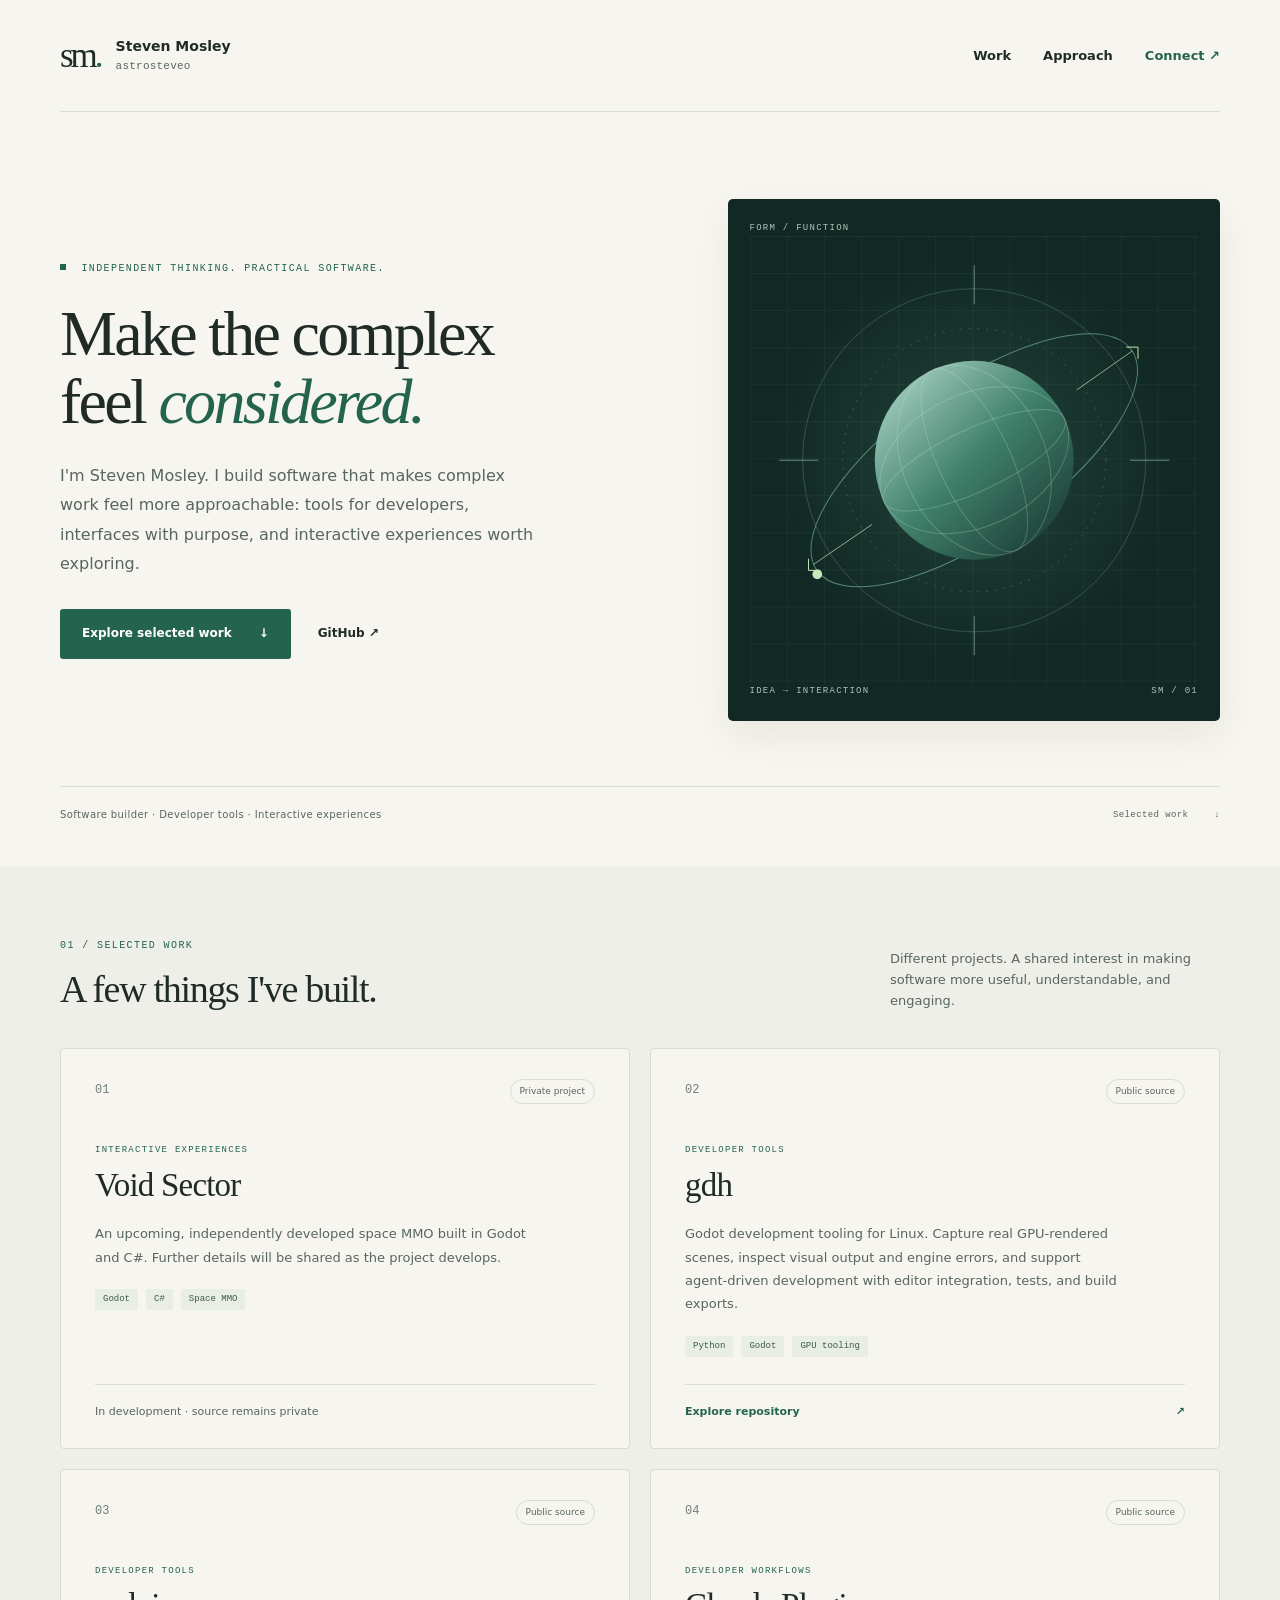
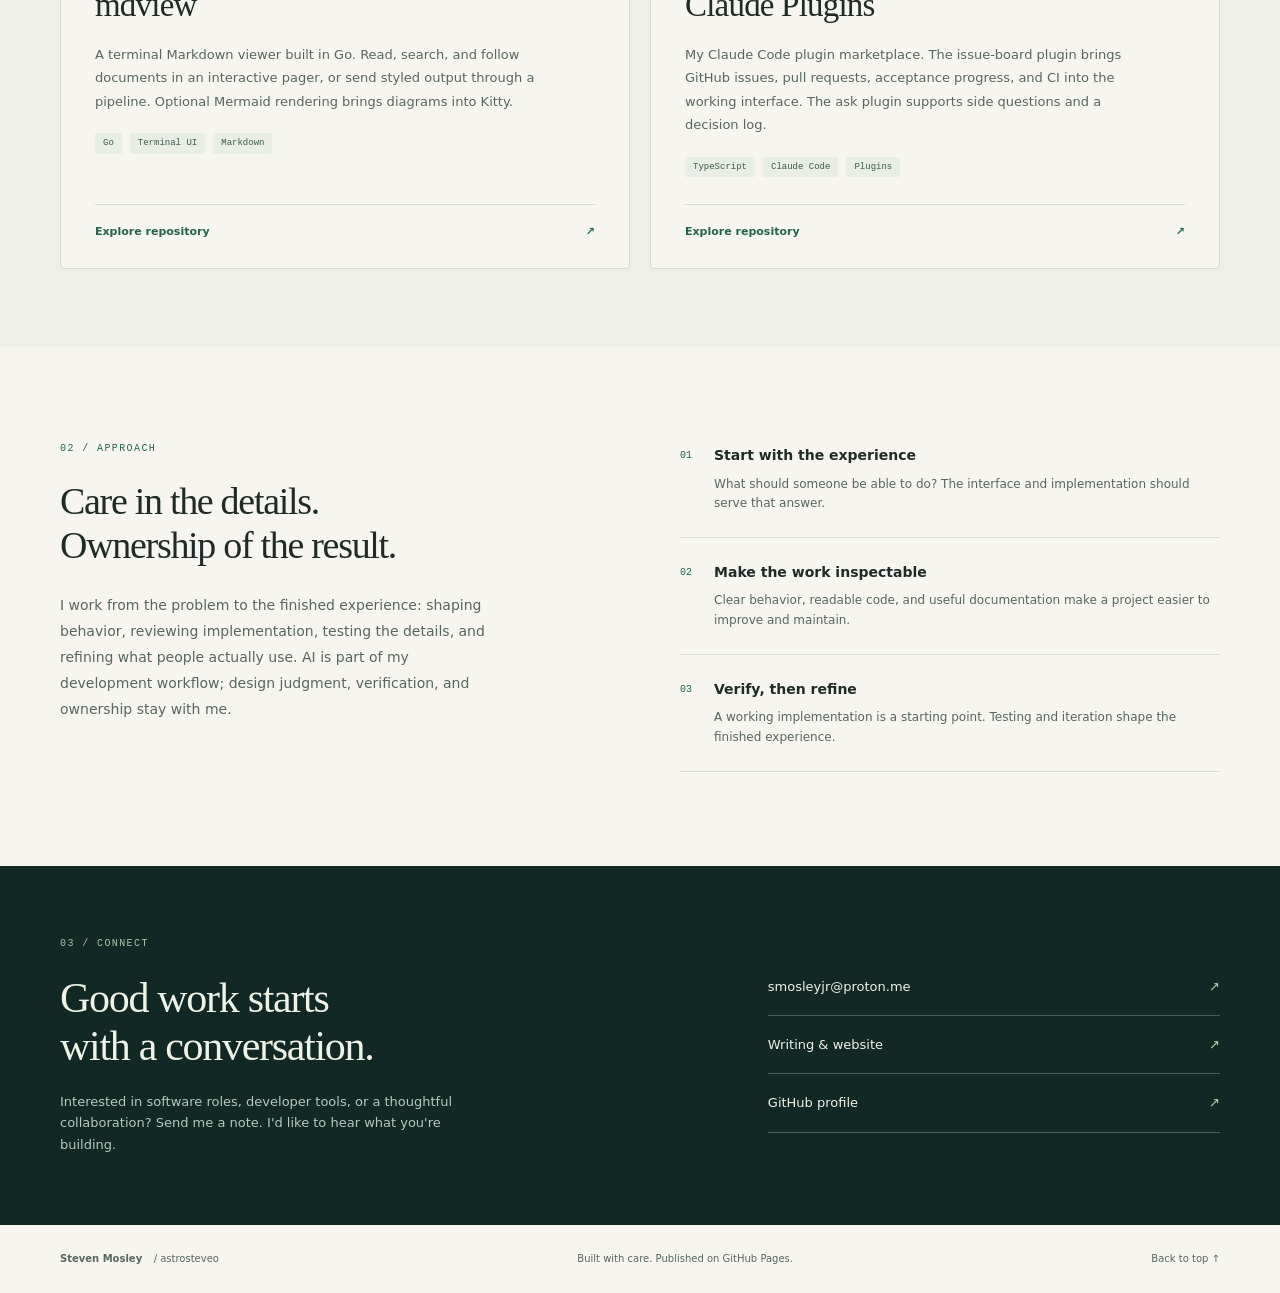
<file: site/index.html>
<!doctype html>
<html lang="en">
  <head>
    <meta charset="utf-8" />
    <meta name="viewport" content="width=device-width, initial-scale=1" />
    <meta name="theme-color" content="#112824" />
    <title>Steven Mosley — Software Builder</title>
    <meta
      name="description"
      content="Steven Mosley's selected work: developer tools, interactive experiences, and practical workflows. Featuring Void Sector, gdh, mdview, and Claude Plugins."
    />
    <link rel="canonical" href="https://astrosteveo.github.io/astrosteveo/" />
    <meta property="og:type" content="website" />
    <meta property="og:title" content="Steven Mosley — Software Builder" />
    <meta
      property="og:description"
      content="Tools that make work clearer. Experiences that reward curiosity. Explore selected projects and the thinking behind them."
    />
    <meta property="og:url" content="https://astrosteveo.github.io/astrosteveo/" />
    <meta
      property="og:image"
      content="https://astrosteveo.github.io/astrosteveo/social.png"
    />
    <meta property="og:image:width" content="1200" />
    <meta property="og:image:height" content="630" />
    <meta
      property="og:image:alt"
      content="Steven Mosley — Software builder. Developer tools and interactive experiences."
    />
    <meta name="twitter:card" content="summary_large_image" />
    <link rel="icon" href="favicon.svg" type="image/svg+xml" />
    <link rel="stylesheet" href="style.css" />
  </head>
  <body>
    <a class="skip-link" href="#main">Skip to content</a>
    <header class="site-header wrap">
      <a class="identity" href="#top" aria-label="Steven Mosley, back to top"
        ><span class="monogram" aria-hidden="true">sm<span>.</span></span
        ><span
          >Steven Mosley<span class="identity-sub">astrosteveo</span></span
        ></a
      >
      <nav aria-label="Main navigation">
        <a href="#work">Work</a><a href="#approach">Approach</a
        ><a href="#connect">Connect <span aria-hidden="true">↗</span></a>
      </nav>
    </header>
    <main id="main">
      <section class="hero wrap" id="top" aria-labelledby="hero-title">
        <div class="hero-copy">
          <p class="eyebrow">
            <span class="tiny-mark" aria-hidden="true"></span> Independent
            thinking. Practical software.
          </p>
          <h1 id="hero-title">
            Make the complex<br />feel <em>considered.</em>
          </h1>
          <p class="hero-intro">I'm Steven Mosley. I build software that makes complex work feel more approachable: tools for developers, interfaces with purpose, and interactive experiences worth exploring.</p>
          <div class="hero-actions">
            <a class="button" href="#work"
              >Explore selected work <span aria-hidden="true">↓</span></a
            ><a class="text-link" href="https://github.com/astrosteveo"
              >GitHub <span aria-hidden="true">↗</span></a
            >
          </div>
        </div>
        <div class="hero-art" aria-hidden="true">
          <div class="art-label">FORM / FUNCTION</div>
          <svg viewBox="0 0 460 460" xmlns="http://www.w3.org/2000/svg">
            <defs>
              <linearGradient id="sphere" x1="0" y1="0" x2="1" y2="1">
                <stop stop-color="#b8ded0" />
                <stop offset=".5" stop-color="#3f806a" />
                <stop offset="1" stop-color="#152f2b" />
              </linearGradient>
              <pattern
                id="grid"
                width="38"
                height="38"
                patternUnits="userSpaceOnUse"
              >
                <path
                  d="M 38 0 L 0 0 0 38"
                  fill="none"
                  stroke="#90b9a6"
                  stroke-opacity=".13"
                  stroke-width="1"
                />
              </pattern>
              <radialGradient id="glow">
                <stop stop-color="#74c7a4" stop-opacity=".17" />
                <stop offset="1" stop-color="#74c7a4" stop-opacity="0" />
              </radialGradient>
            </defs>
            <rect width="460" height="460" fill="url(#grid)" />
            <circle cx="230" cy="230" r="210" fill="url(#glow)" />
            <g fill="none" stroke="#a5cebc" stroke-width="1">
              <circle cx="230" cy="230" r="176" stroke-opacity=".24" />
              <circle
                cx="230"
                cy="230"
                r="135"
                stroke-opacity=".25"
                stroke-dasharray="2 7"
              />
              <path
                d="M230 30V70M230 390V430M30 230H70M390 230H430"
                stroke-opacity=".6"
              />
            </g>
            <g class="orbital">
              <ellipse
                cx="230"
                cy="230"
                rx="197"
                ry="78"
                transform="rotate(-35 230 230)"
                fill="none"
                stroke="#76b89c"
                stroke-opacity=".65"
              />
              <circle cx="69" cy="347" r="5" fill="#c6e7b8" />
            </g>
            <circle cx="230" cy="230" r="102" fill="url(#sphere)" />
            <g fill="none" stroke="#d0ead9" stroke-opacity=".25">
              <ellipse
                cx="230"
                cy="230"
                rx="37"
                ry="102"
                transform="rotate(-25 230 230)"
              />
              <ellipse
                cx="230"
                cy="230"
                rx="73"
                ry="102"
                transform="rotate(-25 230 230)"
              />
              <ellipse
                cx="230"
                cy="230"
                rx="102"
                ry="32"
                transform="rotate(-25 230 230)"
              />
              <ellipse
                cx="230"
                cy="230"
                rx="102"
                ry="68"
                transform="rotate(-25 230 230)"
              />
            </g>
            <path
              d="M392 118L335 158M65 337L125 296"
              fill="none"
              stroke="#c6e7b8"
              stroke-opacity=".7"
            />
            <path
              d="M386 114H398V126M60 331V343H72"
              fill="none"
              stroke="#c6e7b8"
            />
          </svg>
          <div class="art-footer">
            <span>IDEA → INTERACTION</span><span>SM / 01</span>
          </div>
        </div>
        <div class="hero-baseline">
          <span>Software builder · Developer tools · Interactive experiences</span
          ><span class="baseline-right"
            >Selected work <span aria-hidden="true">↓</span></span
          >
        </div>
      </section>
      <section class="work-section" id="work" aria-labelledby="work-title">
        <div class="wrap">
          <div class="section-heading">
            <div>
              <p class="eyebrow">01 / Selected work</p>
              <h2 id="work-title">A few things I've built.</h2>
            </div>
            <p>
              Different projects. A shared interest in making software more
              useful, understandable, and engaging.
            </p>
          </div>
          <div class="projects"><article class="project" id="void-sector">
      <div class="project-top"><span class="project-number">01</span><span class="project-status">Private project</span></div>
      <p class="eyebrow">Interactive experiences</p>
      <h3>Void Sector</h3>
      <p class="project-description">An upcoming, independently developed space MMO built in Godot and C#. Further details will be shared as the project develops.</p>
      <ul class="tags" aria-label="Technologies and focus"><li>Godot</li><li>C#</li><li>Space MMO</li></ul>
      <span class="private-note">In development · source remains private</span>
    </article>
<article class="project" id="gdh">
      <div class="project-top"><span class="project-number">02</span><span class="project-status">Public source</span></div>
      <p class="eyebrow">Developer tools</p>
      <h3>gdh</h3>
      <p class="project-description">Godot development tooling for Linux. Capture real GPU-rendered scenes, inspect visual output and engine errors, and support agent-driven development with editor integration, tests, and build exports.</p>
      <ul class="tags" aria-label="Technologies and focus"><li>Python</li><li>Godot</li><li>GPU tooling</li></ul>
      <a class="project-link" href="https://github.com/astrosteveo/gdh">Explore repository <span aria-hidden="true">↗</span></a>
    </article>
<article class="project" id="mdview">
      <div class="project-top"><span class="project-number">03</span><span class="project-status">Public source</span></div>
      <p class="eyebrow">Developer tools</p>
      <h3>mdview</h3>
      <p class="project-description">A terminal Markdown viewer built in Go. Read, search, and follow documents in an interactive pager, or send styled output through a pipeline. Optional Mermaid rendering brings diagrams into Kitty.</p>
      <ul class="tags" aria-label="Technologies and focus"><li>Go</li><li>Terminal UI</li><li>Markdown</li></ul>
      <a class="project-link" href="https://github.com/astrosteveo/mdview">Explore repository <span aria-hidden="true">↗</span></a>
    </article>
<article class="project" id="claude-plugins">
      <div class="project-top"><span class="project-number">04</span><span class="project-status">Public source</span></div>
      <p class="eyebrow">Developer workflows</p>
      <h3>Claude Plugins</h3>
      <p class="project-description">My Claude Code plugin marketplace. The issue-board plugin brings GitHub issues, pull requests, acceptance progress, and CI into the working interface. The ask plugin supports side questions and a decision log.</p>
      <ul class="tags" aria-label="Technologies and focus"><li>TypeScript</li><li>Claude Code</li><li>Plugins</li></ul>
      <a class="project-link" href="https://github.com/astrosteveo/claude-plugins">Explore repository <span aria-hidden="true">↗</span></a>
    </article></div>
        </div>
      </section>
      <section
        class="approach wrap"
        id="approach"
        aria-labelledby="approach-title"
      >
        <div>
          <p class="eyebrow">02 / Approach</p>
          <h2 id="approach-title">
            Care in the details.<br />Ownership of the result.
          </h2>
          <p class="approach-intro">I work from the problem to the finished experience: shaping behavior, reviewing implementation, testing the details, and refining what people actually use. AI is part of my development workflow; design judgment, verification, and ownership stay with me.</p>
        </div>
        <div class="principles">
          <article>
            <span>01</span>
            <div>
              <h3>Start with the experience</h3>
              <p>
                What should someone be able to do? The interface and
                implementation should serve that answer.
              </p>
            </div>
          </article>
          <article>
            <span>02</span>
            <div>
              <h3>Make the work inspectable</h3>
              <p>
                Clear behavior, readable code, and useful documentation make a
                project easier to improve and maintain.
              </p>
            </div>
          </article>
          <article>
            <span>03</span>
            <div>
              <h3>Verify, then refine</h3>
              <p>
                A working implementation is a starting point. Testing and
                iteration shape the finished experience.
              </p>
            </div>
          </article>
        </div>
      </section>
      <section
        class="connect-section"
        id="connect"
        aria-labelledby="connect-title"
      >
        <div class="wrap connect">
          <div>
            <p class="eyebrow">03 / Connect</p>
            <h2 id="connect-title">
              Good work starts<br />with a conversation.
            </h2>
            <p>
              Interested in software roles, developer tools, or a thoughtful
              collaboration? Send me a note. I'd like to hear what you're
              building.
            </p>
          </div>
          <div class="connect-links">
            <a href="mailto:smosleyjr@proton.me">smosleyjr@proton.me <span aria-hidden="true">↗</span></a
            ><a href="https://steven-mosley.vercel.app/"
              >Writing &amp; website <span aria-hidden="true">↗</span></a
            ><a href="https://github.com/astrosteveo"
              >GitHub profile <span aria-hidden="true">↗</span></a
            >
          </div>
        </div>
      </section>
    </main>
    <footer class="wrap site-footer">
      <span>Steven Mosley <span class="footer-handle">/ astrosteveo</span></span
      ><span>Built with care. Published on GitHub Pages.</span
      ><a href="#top">Back to top <span aria-hidden="true">↑</span></a>
    </footer>
  </body>
</html>
</file>
<file: site/style.css>
:root {
  --paper: #f6f5ef;
  --ink: #202b28;
  --muted: #58665f;
  --green: #24644f;
  --line: #d7ddd4;
  --serif: Georgia, "Times New Roman", serif;
  --sans: system-ui, -apple-system, BlinkMacSystemFont, "Segoe UI", sans-serif;
  --mono: ui-monospace, SFMono-Regular, Consolas, monospace;
  color-scheme: light;
}
* {
  box-sizing: border-box;
}
html {
  scroll-behavior: smooth;
  scroll-padding-top: 32px;
}
body {
  margin: 0;
  background: var(--paper);
  color: var(--ink);
  font-family: var(--sans);
  font-size: 16px;
  line-height: 1.65;
  -webkit-font-smoothing: antialiased;
}
a {
  color: inherit;
  text-decoration: none;
}
a:focus-visible {
  outline: 3px solid var(--green);
  outline-offset: 7px;
  border-radius: 2px;
}
a:hover {
  text-decoration: underline;
  text-underline-offset: 5px;
}
.wrap {
  width: min(1160px, calc(100% - 96px));
  margin-inline: auto;
}
.skip-link {
  position: absolute;
  top: -80px;
  left: 24px;
  padding: 12px 20px;
  background: var(--ink);
  color: white;
  z-index: 10;
}
.skip-link:focus {
  top: 12px;
}
.site-header {
  display: flex;
  align-items: center;
  justify-content: space-between;
  padding-block: 31px;
  border-bottom: 1px solid var(--line);
}
.identity {
  display: flex;
  align-items: center;
  gap: 15px;
  font-size: 14px;
  line-height: 1.4;
  font-weight: 650;
}
.monogram {
  font-family: var(--serif);
  font-size: 35px;
  letter-spacing: -3px;
  font-weight: 400;
}
.monogram span {
  color: var(--green);
}
.identity-sub {
  display: block;
  color: var(--muted);
  font-family: var(--mono);
  font-size: 11px;
  font-weight: 400;
  letter-spacing: 0.02em;
  margin-top: 3px;
}
.site-header nav {
  display: flex;
  gap: 32px;
  font-size: 13px;
  font-weight: 550;
}
.site-header nav a:last-child {
  color: var(--green);
}
.hero {
  position: relative;
  padding-top: 87px;
  display: grid;
  grid-template-columns: 1.25fr 1fr;
  column-gap: 52px;
  align-items: center;
}
.eyebrow {
  font-family: var(--mono);
  font-size: 10px;
  letter-spacing: 0.14em;
  text-transform: uppercase;
  font-weight: 500;
  color: var(--green);
  margin: 0 0 22px;
}
.tiny-mark {
  display: inline-block;
  width: 6px;
  height: 6px;
  background: var(--green);
  margin-right: 8px;
  vertical-align: 1px;
}
h1,
h2,
h3,
p {
  margin-top: 0;
}
h1 {
  font-weight: 450;
  font-family: var(--serif);
  font-size: clamp(42px, 5vw, 68px);
  line-height: 1.06;
  letter-spacing: -2.7px;
  margin-bottom: 25px;
}
h1 em {
  font-weight: 400;
  color: var(--green);
}
.hero-intro {
  font-size: 16px;
  line-height: 1.85;
  color: var(--muted);
  max-width: 480px;
  margin-bottom: 30px;
}
.hero-actions {
  display: flex;
  align-items: center;
  gap: 27px;
}
.button {
  display: inline-flex;
  align-items: center;
  gap: 27px;
  padding: 15px 22px;
  background: var(--green);
  color: #fff;
  border-radius: 3px;
  font-size: 12px;
  font-weight: 600;
  transition: background 0.2s;
}
.button:hover {
  background: #1d503f;
  text-decoration: none;
}
.text-link {
  font-size: 12px;
  font-weight: 600;
}
.hero-art {
  position: relative;
  background: #112824;
  border-radius: 5px;
  padding: 22px;
  color: #acc7b8;
  overflow: hidden;
  box-shadow: 0 15px 40px #1b352411;
}
.hero-art svg {
  display: block;
  width: 100%;
  height: auto;
}
.art-label,
.art-footer {
  font-family: var(--mono);
  font-size: 9px;
  letter-spacing: 0.14em;
}
.art-footer {
  display: flex;
  justify-content: space-between;
}
.orbital {
  transform-origin: 230px 230px;
  animation: orbit 60s linear infinite;
}
@keyframes orbit {
  to {
    transform: rotate(360deg);
  }
}
.hero-baseline {
  grid-column: 1/-1;
  display: flex;
  align-items: center;
  justify-content: space-between;
  border-top: 1px solid var(--line);
  margin-top: 65px;
  padding-block: 20px;
  color: var(--muted);
  font-size: 10px;
  letter-spacing: 0.04em;
}
.baseline-right {
  font-family: var(--mono);
  font-size: 9px;
}
.baseline-right span {
  margin-left: 20px;
}
.work-section {
  background: #eeefe8;
  margin-top: 22px;
  padding-block: 72px 78px;
}
.section-heading {
  display: flex;
  align-items: end;
  justify-content: space-between;
  gap: 40px;
  margin-bottom: 36px;
}
.section-heading .eyebrow {
  margin-bottom: 14px;
}
h2 {
  font-family: var(--serif);
  font-size: 38px;
  line-height: 1.15;
  letter-spacing: -1.3px;
  font-weight: 400;
  margin-bottom: 0;
}
.section-heading > p {
  max-width: 330px;
  font-size: 13px;
  color: var(--muted);
  margin-bottom: 0;
}
.projects {
  display: grid;
  grid-template-columns: repeat(2, 1fr);
  gap: 20px;
}
.project {
  display: flex;
  flex-direction: column;
  background: var(--paper);
  padding: 30px 34px 27px;
  border: 1px solid var(--line);
  border-radius: 4px;
  scroll-margin-top: 28px;
  transition:
    border-color 0.2s,
    transform 0.2s;
}
.project:hover {
  border-color: #97ad9c;
  transform: translateY(-3px);
}
.project-top {
  display: flex;
  align-items: center;
  justify-content: space-between;
  margin-bottom: 39px;
}
.project-number {
  font-family: var(--mono);
  font-size: 12px;
  color: #718079;
}
.project-status {
  font-size: 9px;
  border: 1px solid var(--line);
  padding: 4px 9px;
  border-radius: 20px;
  color: var(--muted);
}
.project .eyebrow {
  font-size: 9px;
  margin-bottom: 8px;
}
.project h3 {
  font-family: var(--serif);
  font-size: 33px;
  letter-spacing: -0.8px;
  line-height: 1.2;
  font-weight: 400;
  margin-bottom: 17px;
}
.project-description {
  font-size: 13px;
  line-height: 1.8;
  color: var(--muted);
  max-width: 440px;
  margin-bottom: 20px;
}
.tags {
  display: flex;
  flex-wrap: wrap;
  gap: 8px;
  list-style: none;
  margin: 0 0 27px;
  padding: 0;
}
.tags li {
  background: #e8ede5;
  color: #3c5a4a;
  border-radius: 2px;
  padding: 3px 8px;
  font-family: var(--mono);
  font-size: 9px;
}
.project-link,
.private-note {
  margin-top: auto;
  padding-top: 18px;
  border-top: 1px solid var(--line);
  font-size: 11px;
  font-weight: 550;
}
.project-link {
  display: flex;
  justify-content: space-between;
  color: var(--green);
}
.private-note {
  color: var(--muted);
  font-weight: 400;
}
.approach {
  display: grid;
  grid-template-columns: 1fr 1fr;
  gap: 80px;
  padding-block: 94px;
}
.approach h2 {
  margin-bottom: 26px;
}
.approach-intro {
  max-width: 440px;
  font-size: 14px;
  line-height: 1.85;
  color: var(--muted);
  margin-bottom: 0;
}
.principles {
  padding-top: 3px;
}
.principles article {
  display: flex;
  gap: 22px;
  padding: 23px 0;
  border-bottom: 1px solid var(--line);
}
.principles article:first-child {
  padding-top: 0;
}
.principles article > span {
  font-family: var(--mono);
  font-size: 10px;
  color: var(--green);
  padding-top: 4px;
}
.principles h3 {
  font-size: 14px;
  font-weight: 600;
  margin-bottom: 7px;
}
.principles p {
  font-size: 12px;
  color: var(--muted);
  margin: 0;
}
.connect-section {
  background: #112824;
  color: #eef3e8;
}
.connect {
  display: grid;
  grid-template-columns: 1.3fr 1fr;
  gap: 120px;
  padding-block: 70px;
}
.connect .eyebrow {
  color: #a7c6a9;
}
.connect h2 {
  font-size: 42px;
  line-height: 1.15;
  margin-bottom: 20px;
}
.connect p:not(.eyebrow) {
  font-size: 13px;
  color: #b6c9bd;
  max-width: 420px;
  margin-bottom: 0;
}
.connect-links {
  display: flex;
  flex-direction: column;
  justify-content: center;
}
.connect-links a {
  display: flex;
  justify-content: space-between;
  border-bottom: 1px solid #456056;
  padding: 18px 0;
  font-size: 13px;
}
.connect-links a span {
  color: #b8d8ac;
}
.connect a:focus-visible {
  outline-color: #b8d8ac;
}
.site-footer {
  display: flex;
  justify-content: space-between;
  gap: 24px;
  padding-block: 26px;
  font-size: 10px;
  color: var(--muted);
}
.site-footer > span:first-child {
  font-weight: 600;
}
.footer-handle {
  font-weight: 400;
  color: var(--muted);
  margin-left: 8px;
}
.site-footer a {
  white-space: nowrap;
}
@media (min-width: 1500px) {
  .hero {
    padding-top: 100px;
  }
}
@media (max-width: 1000px) {
  .wrap {
    width: calc(100% - 64px);
  }
  .hero {
    gap: 30px;
  }
  .hero-intro {
    font-size: 14px;
  }
  .hero-art {
    padding: 18px;
  }
  .connect {
    gap: 60px;
  }
  .project {
    padding: 26px;
  }
  .approach {
    gap: 45px;
  }
  .hero-actions {
    gap: 20px;
  }
  .button {
    gap: 14px;
    padding: 14px 17px;
  }
}
@media (max-width: 720px) {
  .wrap {
    width: calc(100% - 40px);
  }
  .site-header {
    padding-block: 22px;
  }
  .site-header nav {
    gap: 18px;
    font-size: 11px;
  }
  .identity {
    gap: 9px;
    font-size: 12px;
  }
  .monogram {
    font-size: 29px;
  }
  .hero {
    grid-template-columns: 1fr;
    padding-top: 47px;
    gap: 36px;
  }
  .hero .eyebrow {
    font-size: 8px;
    letter-spacing: 0.1em;
  }
  h1 {
    font-size: 54px;
    letter-spacing: -2px;
  }
  .hero-intro {
    max-width: 520px;
    font-size: 15px;
  }
  .hero-art {
    max-width: 440px;
    width: 100%;
    justify-self: center;
    padding: 20px;
  }
  .hero-art svg {
    max-height: 345px;
  }
  .hero-baseline {
    margin-top: 0;
    gap: 20px;
    font-size: 9px;
  }
  .baseline-right {
    display: none;
  }
  .work-section {
    padding-block: 47px 50px;
    margin-top: 12px;
  }
  .section-heading {
    display: block;
    margin-bottom: 25px;
  }
  .section-heading > p {
    max-width: 420px;
    margin-top: 17px;
  }
  h2 {
    font-size: 33px;
  }
  .projects {
    grid-template-columns: 1fr;
    gap: 16px;
  }
  .project {
    padding: 26px;
  }
  .project-top {
    margin-bottom: 28px;
  }
  .project h3 {
    font-size: 32px;
  }
  .project-description {
    font-size: 14px;
  }
  .project-link,
  .private-note {
    font-size: 12px;
  }
  .approach {
    grid-template-columns: 1fr;
    padding-block: 55px;
    gap: 32px;
  }
  .approach-intro {
    max-width: 100%;
  }
  .principles article {
    padding-block: 20px;
  }
  .principles p {
    font-size: 13px;
  }
  .connect {
    grid-template-columns: 1fr;
    gap: 28px;
    padding-block: 50px;
  }
  .connect h2 {
    font-size: 38px;
  }
  .connect p:not(.eyebrow) {
    font-size: 14px;
  }
  .site-footer {
    flex-wrap: wrap;
    gap: 12px;
    padding-block: 22px;
  }
  .site-footer > span:nth-child(2) {
    order: 3;
    width: 100%;
  }
  .site-footer a {
    margin-left: auto;
  }
}
@media (max-width: 360px) {
  h1 {
    font-size: 45px;
  }
  .site-header nav {
    gap: 12px;
  }
  .identity-sub {
    font-size: 9px;
  }
  .hero-actions {
    gap: 16px;
  }
  .button {
    font-size: 11px;
  }
  .eyebrow {
    font-size: 9px;
  }
  .project {
    padding: 22px;
  }
}
@media (prefers-reduced-motion: reduce) {
  html {
    scroll-behavior: auto;
  }
  *,
  *::before,
  *::after {
    animation: none !important;
    transition: none !important;
  }
}
@media print {
  body {
    background: white;
    font-size: 12px;
  }
  .site-header nav,
  .hero-art,
  .hero-actions,
  .hero-baseline,
  .site-footer a {
    display: none;
  }
  .wrap {
    width: 100%;
  }
  .hero {
    display: block;
    padding-top: 30px;
  }
  .work-section {
    padding-block: 25px;
    background: white;
  }
  .project {
    break-inside: avoid;
    padding: 20px;
  }
  .project-top {
    margin-bottom: 15px;
  }
  .approach {
    padding-block: 30px;
    gap: 30px;
  }
  .connect {
    padding-block: 25px;
    gap: 40px;
  }
  .connect-section {
    background: white;
    color: var(--ink);
  }
  .connect p:not(.eyebrow),
  .connect .eyebrow {
    color: var(--muted);
  }
  a[href^="https"]::after {
    content: " (" attr(href) ")";
    font-size: 8px;
    font-weight: 400;
  }
  .project-link {
    display: block;
  }
  .project-link span {
    display: none;
  }
  h1 {
    font-size: 42px;
  }
  h2,
  .connect h2 {
    font-size: 28px;
  }
}
</file>
